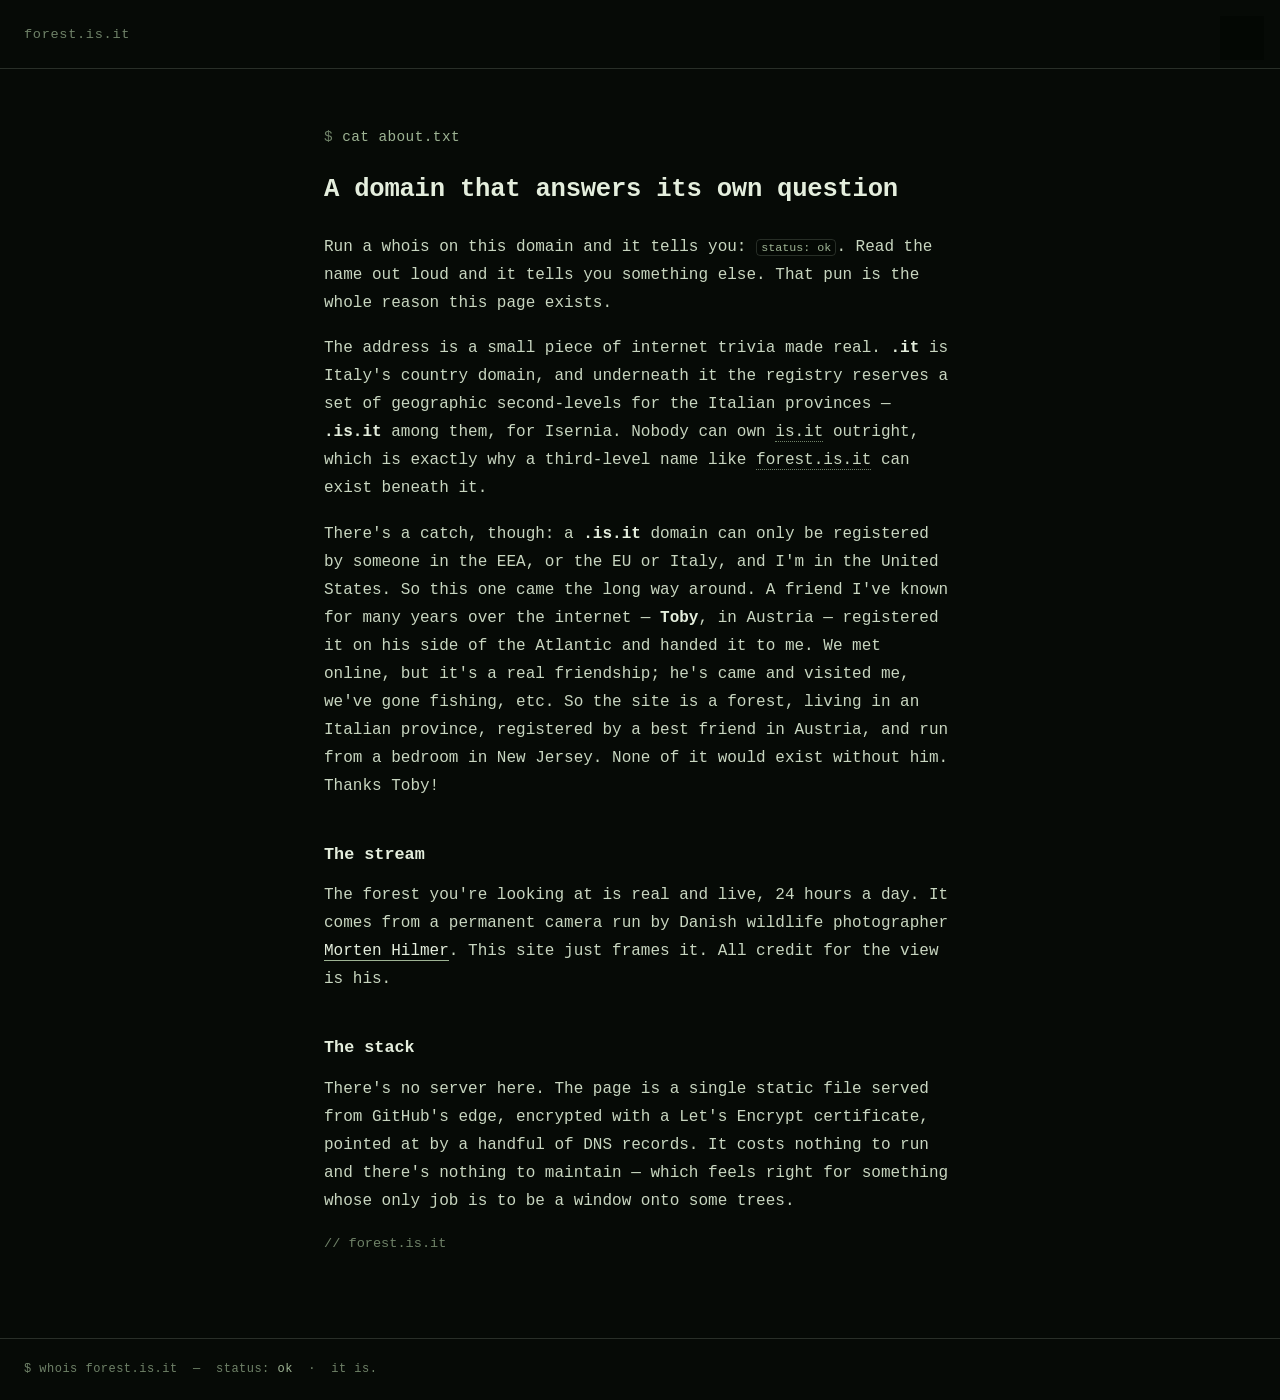
<file: about.html>
<!DOCTYPE html>
<html lang="en">
<head>
<meta charset="UTF-8">
<meta name="viewport" content="width=device-width, initial-scale=1.0">
<title>about · forest.is.it</title>
<meta name="description" content="What forest.is.it is, and why it exists.">
<link rel="stylesheet" href="style.css">
</head>
<body class="page">

  <button class="nav-toggle" aria-label="Open menu" aria-expanded="false">
    <span></span><span></span><span></span>
  </button>
  <nav class="nav-overlay" aria-hidden="true" aria-label="Main">
    <a href="index.html">forest</a>
    <a href="about.html" aria-current="page">about</a>
    <a href="blog.html">blog</a>
    <a href="contact.html">contact</a>
  </nav>

  <header class="page-head">
    <a class="brand" href="index.html">forest.is.it</a>
  </header>

  <main class="page-main">
    <p class="cmd">cat about.txt</p>
    <h1>A domain that answers its own question</h1>

    <p>Run a whois on this domain and it tells you: <code>status: ok</code>.
       Read the name out loud and it tells you something else. That pun is
       the whole reason this page exists.</p>

    <p>The address is a small piece of internet trivia made real.
       <strong>.it</strong> is Italy's country domain, and underneath it the
       registry reserves a set of geographic second-levels for the Italian
       provinces — <strong>.is.it</strong> among them, for Isernia. Nobody can
       own <em>is.it</em> outright, which is exactly why a third-level name
       like <em>forest.is.it</em> can exist beneath it.</p>

    <p>There's a catch, though: a <strong>.is.it</strong> domain can only be
       registered by someone in the EEA, or the EU or Italy, and I'm in the United States. So this
       one came the long way around. A friend I've known for many years over the
       internet — <strong>Toby</strong>, in Austria — registered it on his
       side of the Atlantic and handed it to me. We met online, but it's a
       real friendship; he's came and visited me, we've gone fishing, etc. So the site
       is a forest, living in an Italian province, registered by a best friend
       in Austria, and run from a bedroom in New Jersey. None of it would
       exist without him. Thanks Toby!</p>

    <h2>The stream</h2>
    <p>The forest you're looking at is real and live, 24 hours a day. It comes
       from a permanent camera run by Danish wildlife photographer
       <a href="https://www.youtube.com/watch?v=F0GOOP82094" target="_blank" rel="noopener">Morten Hilmer</a>.
       This site just frames it. All credit for the view is his.</p>

    <h2>The stack</h2>
    <p>There's no server here. The page is a single static file served from
       GitHub's edge, encrypted with a Let's Encrypt certificate, pointed at
       by a handful of DNS records. It costs nothing to run and there's
       nothing to maintain — which feels right for something whose only job
       is to be a window onto some trees.</p>

    <p class="note">forest.is.it</p>
  </main>

  <footer class="page-foot">
    $ whois forest.is.it &nbsp;—&nbsp; status: <span class="ok">ok</span> &nbsp;·&nbsp; it is.
  </footer>

  <script src="nav.js" defer></script>
</body>
</html>
</file>
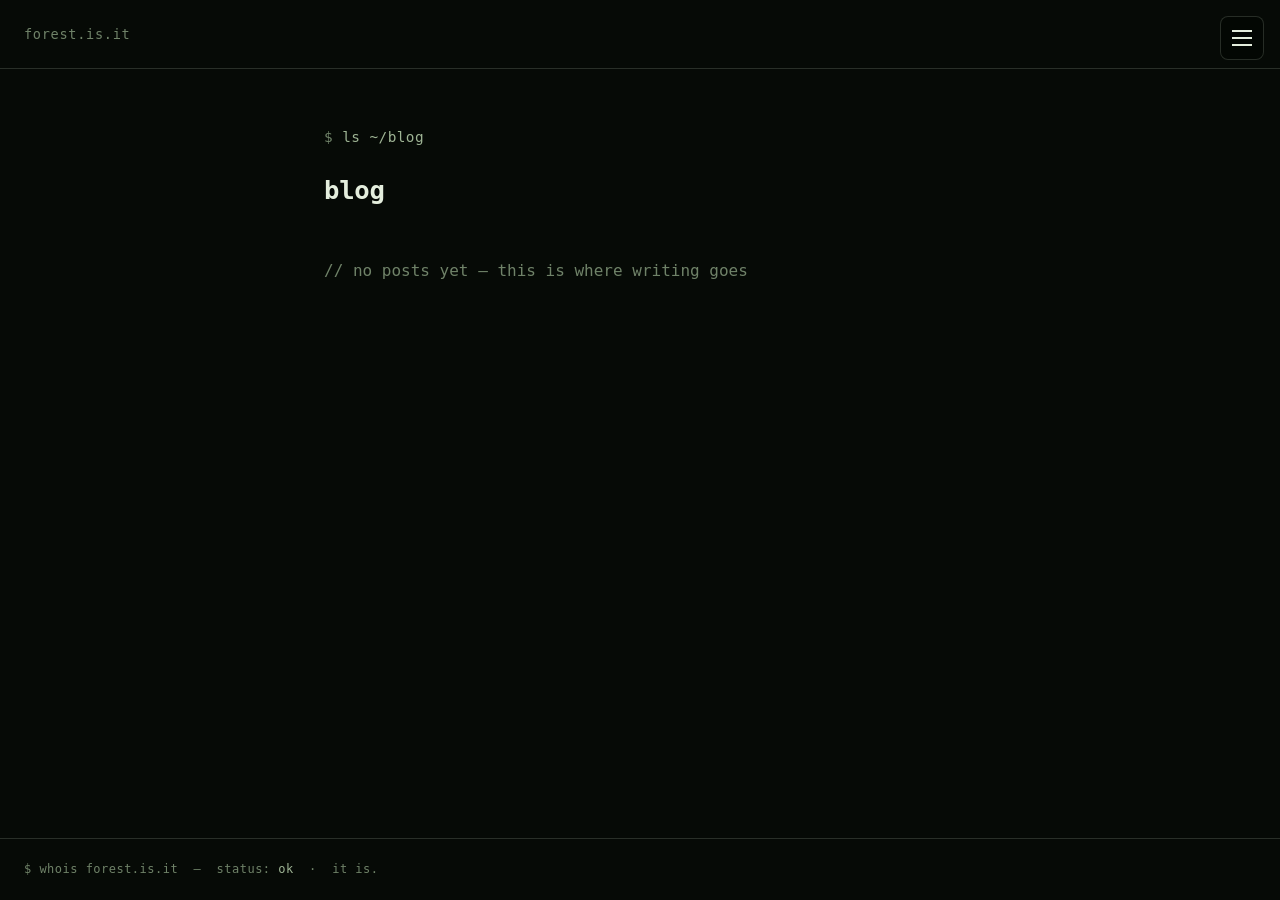
<file: blog.html>
<!DOCTYPE html>
<html lang="en">
<head>
<meta charset="UTF-8">
<meta name="viewport" content="width=device-width, initial-scale=1.0">
<title>blog · forest.is.it</title>
<meta name="description" content="Writing from forest.is.it.">
<link rel="stylesheet" href="style.css">
</head>
<body class="page">

  <button class="nav-toggle" aria-label="Open menu" aria-expanded="false">
    <span></span><span></span><span></span>
  </button>
  <nav class="nav-overlay" aria-hidden="true" aria-label="Main">
    <a href="index.html">forest</a>
    <a href="about.html">about</a>
    <a href="blog.html" aria-current="page">blog</a>
    <a href="contact.html">contact</a>
  </nav>

  <header class="page-head">
    <a class="brand" href="index.html">forest.is.it</a>
  </header>

  <main class="page-main">
    <p class="cmd">ls ~/blog</p>
    <h1>blog</h1>

    <ul class="post-list">
      <!-- TO ADD A POST:
           1. Copy about.html to a new file, e.g. posts/my-first-post.html
           2. Replace the <main> content with your writing.
           3. Uncomment and edit a line like the one below, newest on top. -->

      <!--
      <li>
        <a href="posts/my-first-post.html">my first post title</a>
        <span class="date">2026-06-13</span>
      </li>
      -->
    </ul>

    <p class="empty">no posts yet — this is where writing goes</p>
  </main>

  <footer class="page-foot">
    $ whois forest.is.it &nbsp;—&nbsp; status: <span class="ok">ok</span> &nbsp;·&nbsp; it is.
  </footer>

  <script src="nav.js" defer></script>
</body>
</html>
</file>
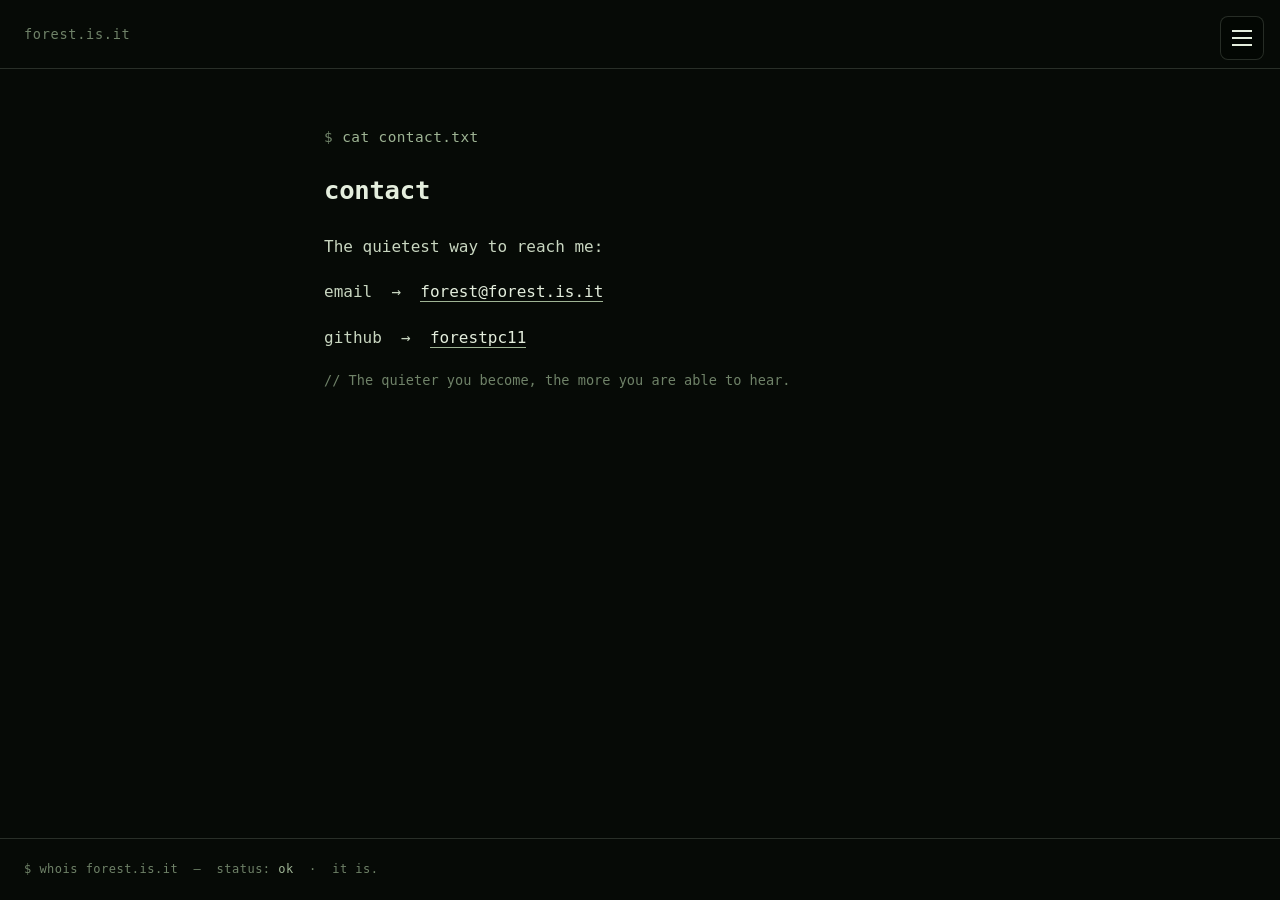
<file: contact.html>
<!DOCTYPE html>
<html lang="en">
<head>
<meta charset="UTF-8">
<meta name="viewport" content="width=device-width, initial-scale=1.0">
<title>contact · forest.is.it</title>
<meta name="description" content="Get in touch.">
<link rel="stylesheet" href="style.css">
</head>
<body class="page">

  <button class="nav-toggle" aria-label="Open menu" aria-expanded="false">
    <span></span><span></span><span></span>
  </button>
  <nav class="nav-overlay" aria-hidden="true" aria-label="Main">
    <a href="index.html">forest</a>
    <a href="about.html">about</a>
    <a href="blog.html">blog</a>
    <a href="contact.html" aria-current="page">contact</a>
  </nav>

  <header class="page-head">
    <a class="brand" href="index.html">forest.is.it</a>
  </header>

  <main class="page-main">
    <p class="cmd">cat contact.txt</p>
    <h1>contact</h1>

    <p>The quietest way to reach me:</p>

    <p>email &nbsp;→&nbsp; <a href="mailto:forest@forest.is.it">forest@forest.is.it</a></p>
    <p>github &nbsp;→&nbsp; <a href="https://github.com/forestpc11" target="_blank" rel="noopener">forestpc11</a></p>

    <p class="note">The quieter you become, the more you are able to hear.</p>
  </main>

  <footer class="page-foot">
    $ whois forest.is.it &nbsp;—&nbsp; status: <span class="ok">ok</span> &nbsp;·&nbsp; it is.
  </footer>

  <script src="nav.js" defer></script>
</body>
</html>
</file>
<file: style.css>
/* ==================================================================
   forest.is.it — shared styles
   Design language: "moss terminal" — near-black green ground, pale
   moss monospace, with a whois/terminal motif carried across pages.
   This file is shared by every page. The forest homepage keeps its
   own fullscreen-video styles inline and only borrows the nav here.
   ================================================================== */

:root {
  --ink:        #c8d6c0;   /* pale moss — body text */
  --ink-dim:    #6f8268;   /* dim moss — prompts, captions */
  --ink-bright: #e4eedd;   /* near-white — emphasis, links */
  --accent:     #9eb494;   /* moss green — the "$" and "ok" */
  --bg:         #060a06;   /* near-black green — the ground */
  --panel:      rgba(4, 8, 4, 0.72);
  --line:       rgba(200, 214, 192, 0.18);
  --mono: ui-monospace, "Cascadia Code", "JetBrains Mono", Menlo, Consolas, monospace;
}

* { margin: 0; padding: 0; box-sizing: border-box; }
html, body { height: 100%; }

/* ---------- Hamburger toggle (shared, fixed top-right) ---------- */
.nav-toggle {
  position: fixed;
  top: 1rem;
  right: 1rem;
  z-index: 1000;
  width: 44px;
  height: 44px;
  display: flex;
  flex-direction: column;
  justify-content: center;
  align-items: center;
  gap: 5px;
  background: var(--panel);
  border: 1px solid var(--line);
  border-radius: 8px;
  backdrop-filter: blur(6px);
  -webkit-backdrop-filter: blur(6px);
  cursor: pointer;
}
.nav-toggle span {
  display: block;
  width: 20px;
  height: 2px;
  background: var(--ink-bright);
  transition: transform .25s ease, opacity .2s ease;
}
.nav-toggle:focus-visible { outline: 2px solid var(--accent); outline-offset: 2px; }

/* toggle morphs into an X when the menu is open */
body.nav-open .nav-toggle span:nth-child(1) { transform: translateY(7px) rotate(45deg); }
body.nav-open .nav-toggle span:nth-child(2) { opacity: 0; }
body.nav-open .nav-toggle span:nth-child(3) { transform: translateY(-7px) rotate(-45deg); }

/* ---------- Full-screen nav overlay ---------- */
.nav-overlay {
  position: fixed;
  inset: 0;
  z-index: 999;
  background: rgba(4, 8, 4, 0.92);
  backdrop-filter: blur(10px);
  -webkit-backdrop-filter: blur(10px);
  display: flex;
  flex-direction: column;
  justify-content: center;
  align-items: center;
  gap: 1.4rem;
  opacity: 0;
  pointer-events: none;
  transition: opacity .25s ease;
}
body.nav-open .nav-overlay { opacity: 1; pointer-events: auto; }

.nav-overlay a {
  font-family: var(--mono);
  font-size: 1.5rem;
  letter-spacing: .04em;
  color: var(--ink);
  text-decoration: none;
}
.nav-overlay a::before { content: "~/"; color: var(--ink-dim); }
.nav-overlay a:hover,
.nav-overlay a:focus-visible { color: var(--ink-bright); outline: none; }
.nav-overlay a[aria-current="page"] { color: var(--ink-bright); }
.nav-overlay a[aria-current="page"]::after { content: " ▌"; color: var(--accent); }

@media (prefers-reduced-motion: reduce) {
  .nav-toggle span, .nav-overlay { transition: none; }
}

/* ---------- Content-page layout (About / Blog / Contact) ---------- */
/* scoped to body.page so none of this touches the forest homepage */
body.page {
  background: var(--bg);
  color: var(--ink);
  font-family: var(--mono);
  line-height: 1.75;
  display: flex;
  flex-direction: column;
  min-height: 100%;
}

.page-head {
  padding: 1.25rem 1.5rem;
  border-bottom: 1px solid var(--line);
}
.brand {
  color: var(--ink-dim);
  text-decoration: none;
  font-size: .85rem;
  letter-spacing: .05em;
}
.brand:hover { color: var(--ink-bright); }

.page-main {
  flex: 1;
  width: 100%;
  max-width: 680px;
  margin: 0 auto;
  padding: 3.5rem 1.5rem 4rem;
}

/* terminal-style command heading, e.g. "$ cat about.txt" */
.cmd {
  color: var(--accent);
  font-size: .9rem;
  letter-spacing: .03em;
  margin-bottom: 1.75rem;
}
.cmd::before { content: "$ "; color: var(--ink-dim); }

.page-main h1 {
  font-size: 1.6rem;
  font-weight: 600;
  color: var(--ink-bright);
  letter-spacing: -.01em;
  margin-bottom: 1.25rem;
}
.page-main h2 {
  font-size: 1.05rem;
  font-weight: 600;
  color: var(--ink-bright);
  margin: 2.5rem 0 .75rem;
}
.page-main p { margin-bottom: 1.1rem; }
.page-main strong { color: var(--ink-bright); font-weight: 600; }
.page-main em { color: var(--ink); font-style: normal; border-bottom: 1px dotted var(--ink-dim); }
.page-main code {
  color: var(--accent);
  background: var(--panel);
  border: 1px solid var(--line);
  border-radius: 4px;
  padding: .05em .35em;
  font-size: .9em;
}
.page-main a {
  color: var(--ink-bright);
  text-decoration: none;
  border-bottom: 1px solid var(--accent);
}
.page-main a:hover { color: #fff; border-color: #fff; }

/* dim "comment" line for notes/placeholders */
.note {
  color: var(--ink-dim);
  font-size: .85rem;
}
.note::before { content: "// "; }

/* blog index */
.post-list { list-style: none; }
.post-list li {
  display: flex;
  justify-content: space-between;
  align-items: baseline;
  gap: 1rem;
  padding: .9rem 0;
  border-bottom: 1px solid var(--line);
}
.post-list a { border-bottom: none; }
.post-list a:hover { border-bottom: 1px solid #fff; }
.post-list .date {
  color: var(--ink-dim);
  font-size: .8rem;
  white-space: nowrap;
}
.empty {
  color: var(--ink-dim);
  padding: 1.5rem 0;
}
.empty::before { content: "// "; }

.page-foot {
  padding: 1.25rem 1.5rem;
  border-top: 1px solid var(--line);
  font-size: .75rem;
  letter-spacing: .04em;
  color: var(--ink-dim);
}
.page-foot .ok { color: var(--accent); }

@media (max-width: 600px) {
  .page-main { padding: 2.5rem 1.25rem 3rem; }
  .nav-overlay a { font-size: 1.3rem; }
}
</file>
